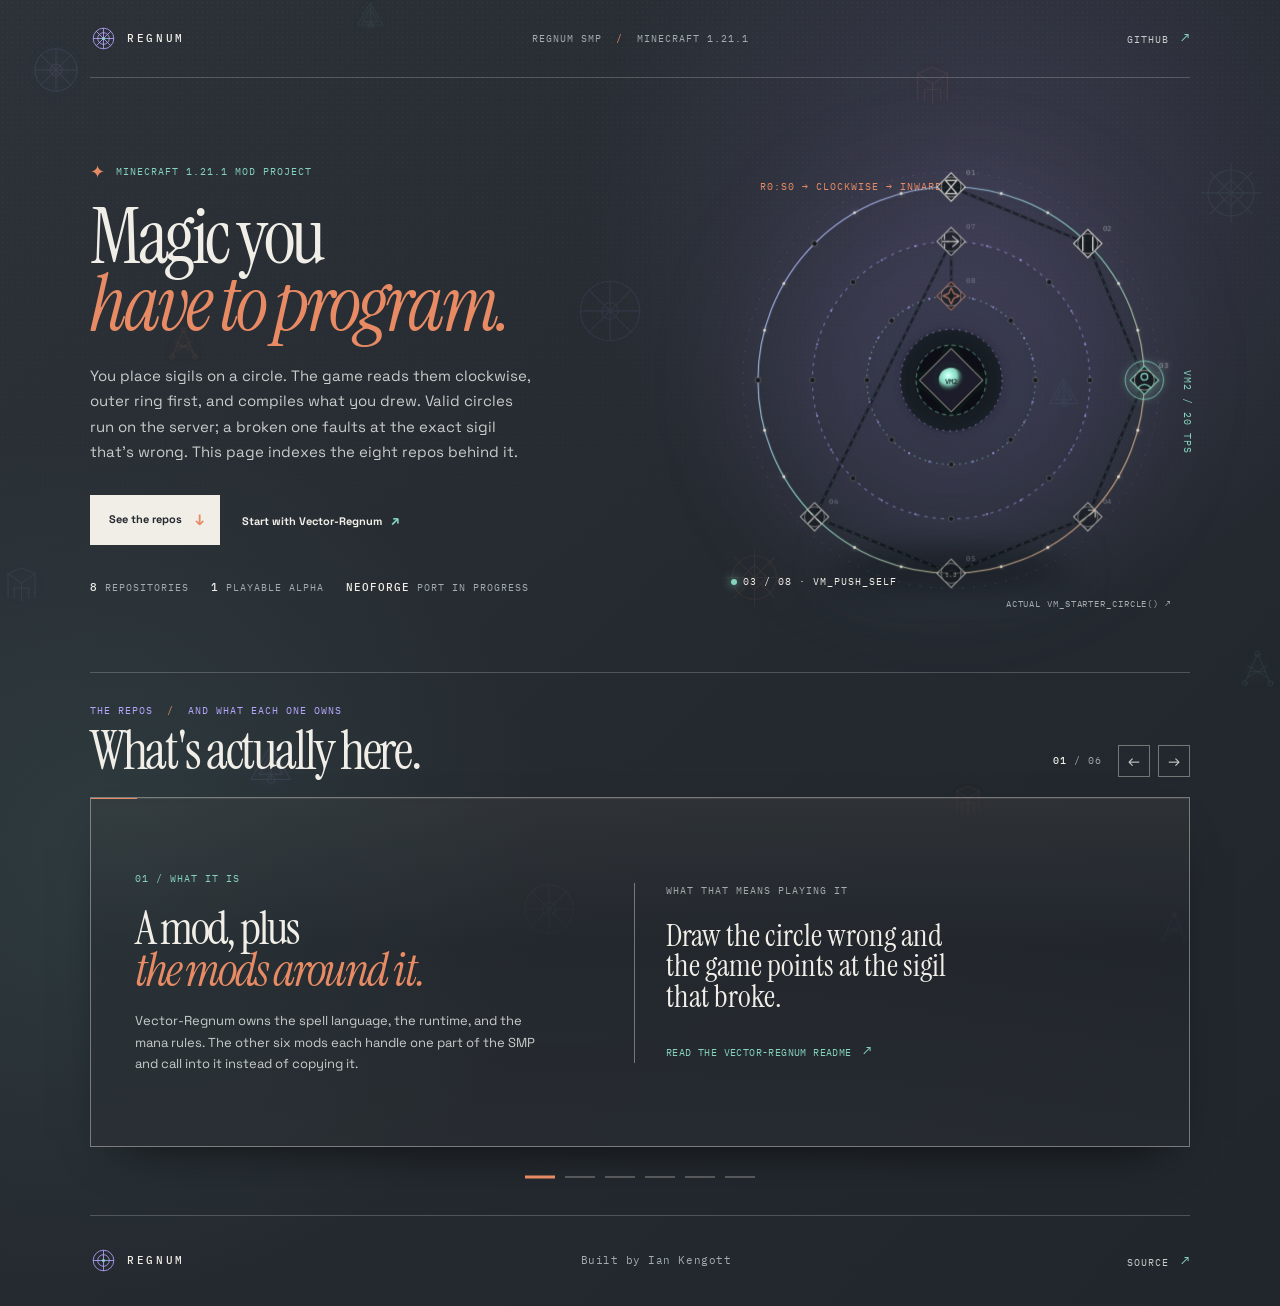
<file: index.html>
<!doctype html>
<html lang="en">
  <head>
    <meta charset="utf-8" />
    <meta name="viewport" content="width=device-width, initial-scale=1" />
    <meta name="theme-color" content="#0d1215" />
    <meta
      name="description"
      content="Regnum is a Minecraft mod where spells are programs you draw on circles. Eight repos, one playable Fabric alpha, a NeoForge port in progress."
    />
    <title>Regnum — programming magic for Minecraft</title>
    <link rel="canonical" href="https://iankengott.github.io/regnum-hub/" />
    <meta property="og:type" content="website" />
    <meta property="og:title" content="Regnum — programming magic for Minecraft" />
    <meta
      property="og:description"
      content="A Minecraft mod where spells are programs you draw on circles. Eight repos, one playable Fabric alpha, a NeoForge port in progress."
    />
    <meta property="og:url" content="https://iankengott.github.io/regnum-hub/" />
    <meta property="og:image" content="https://iankengott.github.io/regnum-hub/og-image.png" />
    <meta name="twitter:card" content="summary_large_image" />
    <link rel="icon" href="favicon.svg" type="image/svg+xml" />
    <link rel="preconnect" href="https://fonts.googleapis.com" />
    <link rel="preconnect" href="https://fonts.gstatic.com" crossorigin />
    <link
      rel="stylesheet"
      href="https://fonts.googleapis.com/css2?family=IBM+Plex+Mono:wght@400;500&family=Instrument+Serif:ital@0;1&family=Space+Grotesk:wght@400;500;600;700&display=swap"
    />
    <link rel="stylesheet" href="styles.css" />
  </head>
  <body>
    <div class="ambient-runes" aria-hidden="true">
      <svg class="ambient-rune-defs">
        <defs>
          <symbol id="ambient-glyph-origin" viewBox="0 0 64 64">
            <circle cx="32" cy="32" r="25" />
            <path d="M32 7v50M7 32h50M14 14l36 36M50 14 14 50" />
            <circle cx="32" cy="32" r="7" />
          </symbol>
          <symbol id="ambient-glyph-prism" viewBox="0 0 64 64">
            <path d="M32 5 58 50H6Z" />
            <path d="m32 16 15 27H17ZM32 5v45" />
            <circle cx="32" cy="50" r="5" />
          </symbol>
          <symbol id="ambient-glyph-branch" viewBox="0 0 64 64">
            <path d="M12 55 32 9l20 46M20 37h24M17 46l30-18M17 28l30 18" />
            <circle cx="32" cy="9" r="4" />
            <circle cx="12" cy="55" r="4" />
            <circle cx="52" cy="55" r="4" />
          </symbol>
          <symbol id="ambient-glyph-gate" viewBox="0 0 64 64">
            <path d="M10 54V14l22-9 22 9v40M10 14l22 16 22-16M32 30v29" />
            <path d="M20 54V38h24v16" />
          </symbol>
          <symbol id="ambient-glyph-orbit" viewBox="0 0 64 64">
            <circle cx="32" cy="32" r="21" />
            <path d="M5 32h54M32 5v54M13 13l38 38M51 13 13 51" />
            <path d="M32 20 44 32 32 44 20 32Z" />
          </symbol>
        </defs>
      </svg>
      <svg class="ambient-rune rune-lilac" style="--x: 5%; --y: 11%; --size: 54px; --drift: 28px; --turn: 13deg; --time: 17s; --delay: -4s"><use href="#ambient-glyph-origin" /></svg>
      <svg class="ambient-rune rune-celadon" style="--x: 29%; --y: 7%; --size: 31px; --drift: 18px; --turn: -18deg; --time: 13s; --delay: -9s"><use href="#ambient-glyph-prism" /></svg>
      <svg class="ambient-rune rune-copper" style="--x: 70%; --y: 13%; --size: 43px; --drift: 34px; --turn: 22deg; --time: 19s; --delay: -7s"><use href="#ambient-glyph-gate" /></svg>
      <svg class="ambient-rune rune-celadon rune-faint" style="--x: 91%; --y: 22%; --size: 70px; --drift: 24px; --turn: -12deg; --time: 22s; --delay: -13s"><use href="#ambient-glyph-orbit" /></svg>
      <svg class="ambient-rune rune-copper" style="--x: 15%; --y: 38%; --size: 37px; --drift: 29px; --turn: 17deg; --time: 16s; --delay: -11s"><use href="#ambient-glyph-branch" /></svg>
      <svg class="ambient-rune rune-lilac rune-faint" style="--x: 45%; --y: 33%; --size: 76px; --drift: 19px; --turn: -25deg; --time: 24s; --delay: -2s"><use href="#ambient-glyph-origin" /></svg>
      <svg class="ambient-rune rune-celadon" style="--x: 80%; --y: 43%; --size: 34px; --drift: 36px; --turn: 15deg; --time: 18s; --delay: -8s"><use href="#ambient-glyph-prism" /></svg>
      <svg class="ambient-rune rune-lilac" style="--x: 3%; --y: 61%; --size: 39px; --drift: 21px; --turn: -14deg; --time: 15s; --delay: -5s"><use href="#ambient-glyph-gate" /></svg>
      <svg class="ambient-rune rune-copper rune-faint" style="--x: 56%; --y: 59%; --size: 67px; --drift: 31px; --turn: 19deg; --time: 21s; --delay: -15s"><use href="#ambient-glyph-orbit" /></svg>
      <svg class="ambient-rune rune-celadon" style="--x: 94%; --y: 69%; --size: 41px; --drift: 26px; --turn: -22deg; --time: 17s; --delay: -6s"><use href="#ambient-glyph-branch" /></svg>
      <svg class="ambient-rune rune-lilac" style="--x: 21%; --y: 78%; --size: 48px; --drift: 33px; --turn: 16deg; --time: 20s; --delay: -12s"><use href="#ambient-glyph-prism" /></svg>
      <svg class="ambient-rune rune-copper" style="--x: 73%; --y: 82%; --size: 32px; --drift: 17px; --turn: -16deg; --time: 14s; --delay: -3s"><use href="#ambient-glyph-gate" /></svg>
      <svg class="ambient-rune rune-celadon rune-faint" style="--x: 41%; --y: 91%; --size: 62px; --drift: 23px; --turn: 20deg; --time: 23s; --delay: -17s"><use href="#ambient-glyph-origin" /></svg>
      <svg class="ambient-rune rune-lilac" style="--x: 88%; --y: 94%; --size: 36px; --drift: 30px; --turn: -19deg; --time: 16s; --delay: -10s"><use href="#ambient-glyph-branch" /></svg>
    </div>
    <div class="site-shell">
      <header class="site-header">
        <a class="brand" href="#top" aria-label="Regnum home">
          <span class="brand-mark" aria-hidden="true">
            <svg viewBox="0 0 42 42">
              <circle cx="21" cy="21" r="16" />
              <circle cx="21" cy="21" r="9" />
              <path d="M21 5v32M5 21h32M9.7 9.7l22.6 22.6M32.3 9.7 9.7 32.3" />
              <circle class="brand-dot" cx="21" cy="21" r="2.5" />
            </svg>
          </span>
          <span>REGNUM</span>
        </a>
        <p class="header-note">REGNUM SMP <span>/</span> MINECRAFT 1.21.1</p>
        <a class="header-link" href="https://github.com/iankengott/regnum-hub" target="_blank" rel="noreferrer">
          GitHub <span aria-hidden="true">↗</span>
        </a>
      </header>

      <main id="top">
        <section class="hero" aria-labelledby="hero-title">
          <div class="hero-copy">
            <p class="eyebrow"><span class="eyebrow-mark">✦</span> Minecraft 1.21.1 mod project</p>
            <h1 id="hero-title">Magic you<br /><em>have to program.</em></h1>
            <p class="hero-lede">
              You place sigils on a circle. The game reads them clockwise, outer ring first,
              and compiles what you drew. Valid circles run on the server; a broken one faults
              at the exact sigil that's wrong. This page indexes the eight repos behind it.
            </p>
            <div class="hero-actions">
              <a class="button button-primary" href="#index">See the repos <span aria-hidden="true">↓</span></a>
              <a class="text-link" href="https://github.com/iankengott/vector-regnum" target="_blank" rel="noreferrer">
                Start with Vector-Regnum <span aria-hidden="true">↗</span>
              </a>
            </div>
            <div class="hero-meta" aria-label="Project facts">
              <span><strong>8</strong> repositories</span>
              <span><strong>1</strong> playable alpha</span>
              <span><strong>NeoForge</strong> port in progress</span>
            </div>
          </div>

          <div class="hero-figure" aria-label="Animated render of Vector-Regnum's real Typed Vector Step circle. It executes VM Duration, Delay, Push Self, Push Look, Push Number, Multiply, Impulse, and Execute clockwise from the outer ring inward." role="img">
            <div class="figure-annotation annotation-top">R0:S0 → CLOCKWISE → INWARD</div>
            <div class="figure-annotation annotation-right">VM2 / 20 TPS</div>
            <div class="figure-annotation annotation-bottom">
              <span class="pulse-dot"></span><span id="circle-trace">01 / 08 · VM_DURATION [1]</span>
            </div>
            <svg class="magic-circle" id="magic-circle" viewBox="0 0 620 620" aria-hidden="true">
              <defs>
                <linearGradient id="ringGradient" x1="0" y1="0" x2="1" y2="1">
                  <stop offset="0" stop-color="#b6a5ff" />
                  <stop offset="0.5" stop-color="#85d3bd" />
                  <stop offset="1" stop-color="#e88b64" />
                </linearGradient>
                <radialGradient id="coreGradient" cx="38%" cy="32%" r="65%">
                  <stop offset="0" stop-color="#ffffff" />
                  <stop offset="0.14" stop-color="#b8fff0" />
                  <stop offset="0.54" stop-color="#85d3bd" />
                  <stop offset="1" stop-color="#182429" stop-opacity="0" />
                </radialGradient>
                <filter id="circleGlow" x="-80%" y="-80%" width="260%" height="260%">
                  <feGaussianBlur stdDeviation="5" result="blur" />
                  <feMerge><feMergeNode in="blur" /><feMergeNode in="SourceGraphic" /></feMerge>
                </filter>
              </defs>
              <g id="circle-render-root" transform="translate(310 310)"></g>
            </svg>
            <a class="figure-index" href="https://github.com/iankengott/vector-regnum/blob/main/src/main/java/vectorregnum/fabric/CircleAuthoringService.java#L469-L483" target="_blank" rel="noreferrer">ACTUAL VM_STARTER_CIRCLE() ↗</a>
          </div>
        </section>

        <section class="index-section" id="index" aria-labelledby="index-title">
          <div class="index-heading">
            <div>
              <p class="section-label">THE REPOS <span>/</span> AND WHAT EACH ONE OWNS</p>
              <h2 id="index-title">What's actually here.</h2>
            </div>
            <div class="carousel-controls">
              <span class="carousel-counter" aria-live="polite"><strong id="current-slide">01</strong> / <span id="slide-count">06</span></span>
              <button class="carousel-arrow" type="button" data-carousel="prev" aria-label="Previous section">←</button>
              <button class="carousel-arrow" type="button" data-carousel="next" aria-label="Next section">→</button>
            </div>
          </div>

          <div class="carousel" role="region" aria-roledescription="carousel" aria-label="Regnum project sections">
            <div class="carousel-track" id="carousel-track">
              <article class="slide slide-premise" role="group" aria-roledescription="slide" aria-label="1 of 6">
                <div class="slide-main">
                  <p class="slide-kicker">01 / WHAT IT IS</p>
                  <h3>A mod, plus<br /><em>the mods around it.</em></h3>
                  <p>
                    Vector-Regnum owns the spell language, the runtime, and the mana rules.
                    The other six mods each handle one part of the SMP and call into it
                    instead of copying it.
                  </p>
                </div>
                <div class="slide-aside">
                  <p class="aside-label">What that means playing it</p>
                  <p class="aside-quote">Draw the circle wrong and the game points at the sigil that broke.</p>
                  <a class="inline-link" href="https://github.com/iankengott/vector-regnum" target="_blank" rel="noreferrer">Read the Vector-Regnum README <span aria-hidden="true">↗</span></a>
                </div>
              </article>

              <article class="slide slide-process" role="group" aria-roledescription="slide" aria-label="2 of 6" aria-hidden="true">
                <div class="slide-main">
                  <p class="slide-kicker">02 / HOW CASTING WORKS</p>
                  <h3>Draw it,<br /><em>then run it.</em></h3>
                  <p>The circle is the source code. Compiling checks the types, prices the mana, and sets the limits before anything touches the world.</p>
                </div>
                <div class="process-steps" aria-label="How a Regnum spell gets cast">
                  <div class="process-step"><span>01</span><div><strong>Draw</strong><small>Put sigils on the rings, in order.</small></div></div>
                  <div class="process-step"><span>02</span><div><strong>Compile</strong><small>Type-check it and work out the cost.</small></div></div>
                  <div class="process-step"><span>03</span><div><strong>Cast</strong><small>The server runs it — or faults.</small></div></div>
                </div>
              </article>

              <article class="slide slide-core" role="group" aria-roledescription="slide" aria-label="3 of 6" aria-hidden="true">
                <div class="slide-main">
                  <p class="slide-kicker">03 / THE TWO MAIN REPOS</p>
                  <h3>Start<br /><em>here.</em></h3>
                  <p>One is where the work happens now. The other is the Fabric build it grew out of, kept exactly as it was.</p>
                </div>
                <div class="repo-stack">
                  <a class="repo-row repo-row-featured" href="https://github.com/iankengott/vector-regnum" target="_blank" rel="noreferrer">
                    <span class="repo-row-number">01</span><span><strong>Vector-Regnum</strong><small>Active · porting to NeoForge 1.21.1</small></span><b aria-hidden="true">↗</b>
                  </a>
                  <a class="repo-row" href="https://github.com/iankengott/vector-regnum-fabric-legacy" target="_blank" rel="noreferrer">
                    <span class="repo-row-number">02</span><span><strong>Vector-Regnum Fabric Legacy</strong><small>Frozen · the playable 1.21.1 alpha</small></span><b aria-hidden="true">↗</b>
                  </a>
                </div>
              </article>

              <article class="slide slide-companions" role="group" aria-roledescription="slide" aria-label="4 of 6" aria-hidden="true">
                <div class="slide-main">
                  <p class="slide-kicker">04 / THE OTHER SIX</p>
                  <h3>The rest of<br /><em>the SMP.</em></h3>
                  <p>Each one owns a narrow system and talks to Vector-Regnum through its API. Five are still scaffolds — the design is further along than the code. The modpack is live.</p>
                </div>
                <div class="companion-list">
                  <a href="https://github.com/iankengott/regnum-origins" target="_blank" rel="noreferrer"><span>Origins</span><small>Body traits, and your one element</small><b aria-hidden="true">↗</b></a>
                  <a href="https://github.com/iankengott/regnum-combat" target="_blank" rel="noreferrer"><span>Combat</span><small>Melee, parries, spell disruption</small><b aria-hidden="true">↗</b></a>
                  <a href="https://github.com/iankengott/regnum-progression" target="_blank" rel="noreferrer"><span>Progression</span><small>Classes, levels, skill trees</small><b aria-hidden="true">↗</b></a>
                  <a href="https://github.com/iankengott/regnum-world-story" target="_blank" rel="noreferrer"><span>World &amp; Story</span><small>Lore, dimensions, world state</small><b aria-hidden="true">↗</b></a>
                  <a href="https://github.com/iankengott/regnum-administration" target="_blank" rel="noreferrer"><span>Administration</span><small>Admin tools and server controls</small><b aria-hidden="true">↗</b></a>
                  <a href="https://github.com/iankengott/regnum-smp-modpack" target="_blank" rel="noreferrer"><span>SMP Modpack</span><small>Live · the pack the server runs</small><b aria-hidden="true">↗</b></a>
                </div>
              </article>

              <article class="slide slide-direction" role="group" aria-roledescription="slide" aria-label="5 of 6" aria-hidden="true">
                <div class="slide-main">
                  <p class="slide-kicker">05 / WHERE IT STANDS</p>
                  <h3>Playable,<br /><em>not released.</em></h3>
                  <p>
                    The Fabric alpha runs: typed execution, the circle editor, mana and crystals,
                    the field manual, multiplayer rules, automation, and the effects layer. That
                    build is frozen now. Porting all of it to NeoForge is the current job.
                  </p>
                </div>
                <div class="direction-note">
                  <span class="direction-line"></span>
                  <p><strong>Working on</strong><br />The NeoForge 1.21.1 port</p>
                  <a class="button button-outline" href="https://github.com/iankengott" target="_blank" rel="noreferrer">All repos on GitHub <span aria-hidden="true">↗</span></a>
                </div>
              </article>

              <article class="slide slide-core" role="group" aria-roledescription="slide" aria-label="6 of 6" aria-hidden="true">
                <div class="slide-main">
                  <p class="slide-kicker">06 / THE LIVE PACK</p>
                  <h3>The repo<br /><em>is the server.</em></h3>
                  <p>
                    The modpack repo is checked out straight over the live instance. Push to it
                    and the Regnum server's pack changes; every subscribed client picks the
                    change up on its next sync, without anyone reinstalling anything.
                  </p>
                </div>
                <div class="repo-stack">
                  <a class="repo-row repo-row-featured" href="https://github.com/iankengott/regnum-smp-modpack" target="_blank" rel="noreferrer">
                    <span class="repo-row-number">01</span><span><strong>SMP Modpack</strong><small>Push here — the live pack updates</small></span><b aria-hidden="true">↗</b>
                  </a>
                  <a class="repo-row" href="https://github.com/iankengott/regnum-hub" target="_blank" rel="noreferrer">
                    <span class="repo-row-number">02</span><span><strong>Regnum Hub</strong><small>This site — push here, the page updates</small></span><b aria-hidden="true">↗</b>
                  </a>
                </div>
              </article>
            </div>
          </div>

          <div class="carousel-dots" role="tablist" aria-label="Choose a section">
            <button type="button" role="tab" aria-selected="true" aria-label="Show section 1" data-slide-to="0"><span></span></button>
            <button type="button" role="tab" aria-selected="false" aria-label="Show section 2" data-slide-to="1"><span></span></button>
            <button type="button" role="tab" aria-selected="false" aria-label="Show section 3" data-slide-to="2"><span></span></button>
            <button type="button" role="tab" aria-selected="false" aria-label="Show section 4" data-slide-to="3"><span></span></button>
            <button type="button" role="tab" aria-selected="false" aria-label="Show section 5" data-slide-to="4"><span></span></button>
            <button type="button" role="tab" aria-selected="false" aria-label="Show section 6" data-slide-to="5"><span></span></button>
          </div>
        </section>
      </main>

      <footer class="site-footer">
        <a class="brand" href="#top" aria-label="Back to top">
          <span class="brand-mark" aria-hidden="true">
            <svg viewBox="0 0 42 42"><circle cx="21" cy="21" r="16" /><circle cx="21" cy="21" r="9" /><path d="M21 5v32M5 21h32" /><circle class="brand-dot" cx="21" cy="21" r="2.5" /></svg>
          </span>
          <span>REGNUM</span>
        </a>
        <span class="footer-note">Built by Ian Kengott</span>
        <a class="footer-link" href="https://github.com/iankengott/regnum-hub" target="_blank" rel="noreferrer">Source <span aria-hidden="true">↗</span></a>
      </footer>
    </div>
    <script src="circle-source.js"></script>
    <script src="circle-renderer.js"></script>
    <script src="script.js"></script>
  </body>
</html>
</file>
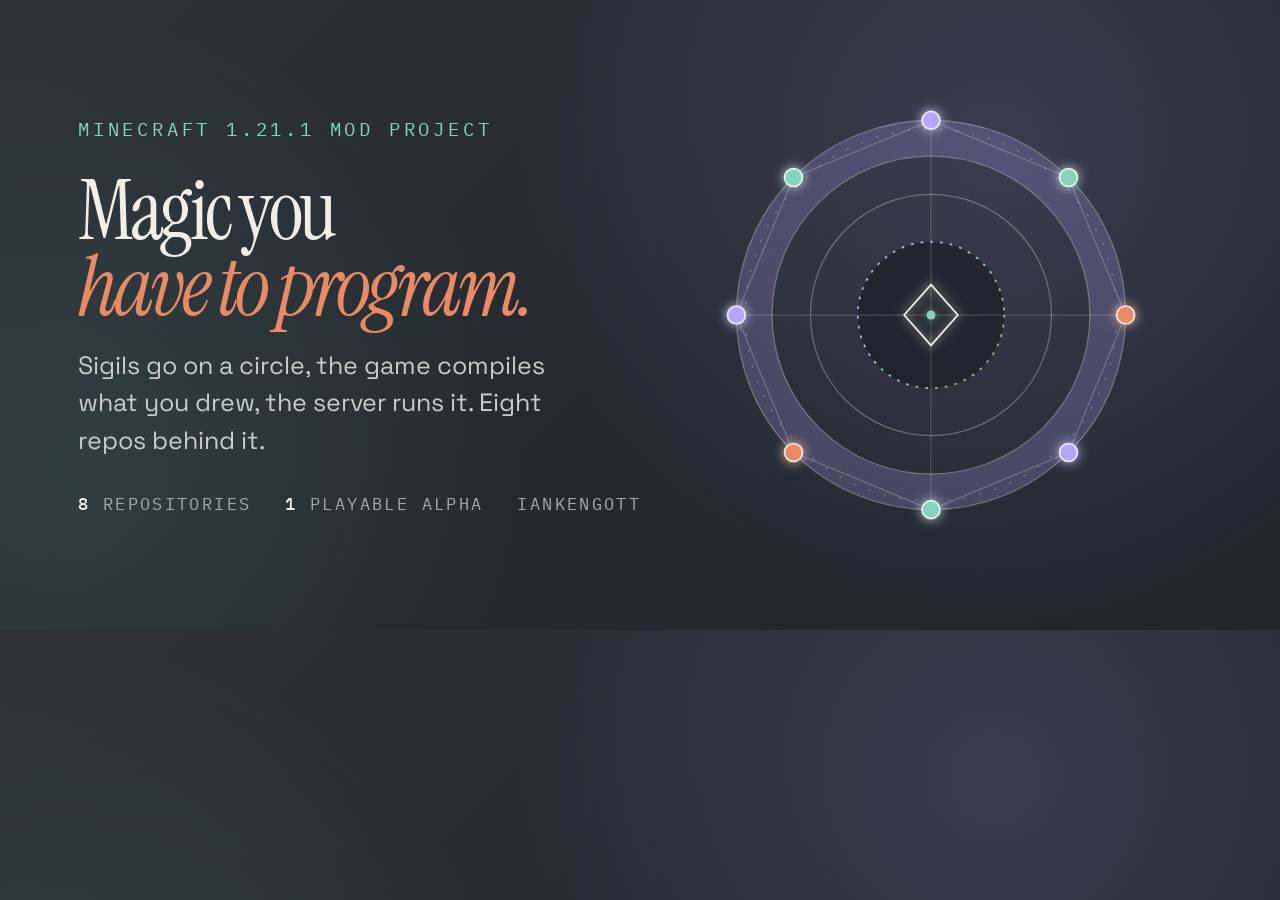
<file: og-source.html>
<!doctype html>
<html lang="en">
  <head>
    <meta charset="utf-8" />
    <link rel="preconnect" href="https://fonts.googleapis.com" />
    <link rel="preconnect" href="https://fonts.gstatic.com" crossorigin />
    <link
      rel="stylesheet"
      href="https://fonts.googleapis.com/css2?family=IBM+Plex+Mono:wght@400;500&family=Instrument+Serif:ital@0;1&family=Space+Grotesk:wght@400;500;600;700&display=swap"
    />
    <style>
      * { box-sizing: border-box; margin: 0; }
      body {
        display: grid;
        grid-template-columns: 1fr 520px;
        align-items: center;
        gap: 40px;
        width: 1200px;
        height: 630px;
        padding: 66px 78px;
        overflow: hidden;
        color: #f0eee7;
        background:
          radial-gradient(circle at 78% 24%, rgba(143, 124, 199, 0.22), transparent 30rem),
          radial-gradient(circle at 6% 74%, rgba(91, 158, 145, 0.15), transparent 28rem),
          linear-gradient(135deg, #2c3238 0%, #252a30 52%, #20262c 100%);
        font-family: 'Space Grotesk', system-ui, sans-serif;
      }
      .eyebrow {
        margin-bottom: 30px;
        color: #85d3bd;
        font-family: 'IBM Plex Mono', monospace;
        font-size: 19px;
        letter-spacing: 0.2em;
        text-transform: uppercase;
      }
      h1 {
        margin-bottom: 22px;
        font-family: 'Instrument Serif', Georgia, serif;
        font-size: 84px;
        font-weight: 400;
        letter-spacing: -0.045em;
        line-height: 0.9;
      }
      h1 em { color: #e88b64; font-style: italic; }
      p { max-width: 520px; color: #c8ccca; font-size: 25px; line-height: 1.5; }
      .meta {
        display: flex;
        gap: 34px;
        margin-top: 34px;
        color: #a3abac;
        font-family: 'IBM Plex Mono', monospace;
        font-size: 17px;
        letter-spacing: 0.14em;
        text-transform: uppercase;
      }
      .meta b { color: #f0eee7; font-weight: 500; }
      .meta span { white-space: nowrap; }
      svg { width: 500px; }
      .ring { fill: none; stroke: rgba(238, 232, 218, 0.32); stroke-width: 1.4; }
      .band { fill: none; stroke: rgba(182, 165, 255, 0.22); stroke-width: 40; }
      .ticks { fill: none; stroke: rgba(238, 232, 218, 0.4); stroke-width: 1.4; stroke-dasharray: 2 16; }
      .link { fill: none; stroke: rgba(238, 232, 218, 0.26); stroke-width: 1.4; }
      .cross { fill: none; stroke: rgba(238, 232, 218, 0.2); stroke-width: 1.4; }
      .core { fill: rgba(23, 27, 32, 0.6); stroke: url(#g); stroke-width: 2; stroke-dasharray: 3 8; }
      .sig { stroke: rgba(255, 255, 255, 0.8); stroke-width: 2; }
      .mark { fill: none; stroke: #f0eee7; stroke-width: 2; }
    </style>
  </head>
  <body>
    <div>
      <p class="eyebrow">Minecraft 1.21.1 mod project</p>
      <h1>Magic you<br /><em>have to program.</em></h1>
      <p>Sigils go on a circle, the game compiles what you drew, the server runs it. Eight repos behind it.</p>
      <div class="meta"><span><b>8</b> repositories</span><span><b>1</b> playable alpha</span><span>iankengott</span></div>
    </div>
    <svg viewBox="0 0 560 560">
      <defs>
        <linearGradient id="g" x1="0" y1="0" x2="1" y2="1">
          <stop offset="0" stop-color="#b6a5ff" />
          <stop offset="0.5" stop-color="#85d3bd" />
          <stop offset="1" stop-color="#e88b64" />
        </linearGradient>
        <filter id="glow" x="-50%" y="-50%" width="200%" height="200%">
          <feGaussianBlur stdDeviation="6" result="b" />
          <feMerge><feMergeNode in="b" /><feMergeNode in="SourceGraphic" /></feMerge>
        </filter>
      </defs>
      <g transform="translate(280 280)">
        <circle class="band" r="198" />
        <circle class="ring" r="218" />
        <circle class="ring" r="178" />
        <circle class="ticks" r="208" />
        <circle class="ring" r="135" />
        <circle class="core" r="82" />
        <path class="cross" d="M-218 0h436M0-218v436" />
        <path class="link" d="M0-218 154-154 218 0 154 154 0 218-154 154-218 0-154-154Z" />
        <g filter="url(#glow)">
          <circle class="sig" cx="0" cy="-218" r="10" fill="#b6a5ff" />
          <circle class="sig" cx="154" cy="-154" r="10" fill="#85d3bd" />
          <circle class="sig" cx="218" cy="0" r="10" fill="#e88b64" />
          <circle class="sig" cx="154" cy="154" r="10" fill="#b6a5ff" />
          <circle class="sig" cx="0" cy="218" r="10" fill="#85d3bd" />
          <circle class="sig" cx="-154" cy="154" r="10" fill="#e88b64" />
          <circle class="sig" cx="-218" cy="0" r="10" fill="#b6a5ff" />
          <circle class="sig" cx="-154" cy="-154" r="10" fill="#85d3bd" />
          <path class="mark" d="M0-34 30 0 0 34-30 0z" />
          <circle cx="0" cy="0" r="5" fill="#85d3bd" />
        </g>
      </g>
    </svg>
  </body>
</html>
</file>
<file: styles.css>
:root {
  --ink: #252a30;
  --ink-deep: #171b20;
  --paper: #f0eee7;
  --muted: #c8ccca;
  --quiet: #a3abac;
  --line: rgba(240, 238, 231, 0.22);
  --line-strong: rgba(240, 238, 231, 0.4);
  --surface: rgba(240, 238, 231, 0.045);
  --copper: #e88b64;
  --celadon: #85d3bd;
  --lilac: #b6a5ff;
  --display: 'Instrument Serif', Georgia, serif;
  --body: 'Space Grotesk', system-ui, sans-serif;
  --mono: 'IBM Plex Mono', 'SFMono-Regular', Consolas, monospace;
  --max-width: 1100px;
}

* { box-sizing: border-box; }

html { scroll-behavior: smooth; }

body {
  margin: 0;
  color: var(--paper);
  background:
    radial-gradient(circle at 78% 16%, rgba(143, 124, 199, 0.18), transparent 26rem),
    radial-gradient(circle at 9% 66%, rgba(91, 158, 145, 0.13), transparent 27rem),
    linear-gradient(135deg, #2c3238 0%, #252a30 50%, #20262c 100%);
  font-family: var(--body);
  font-size: 15px;
  line-height: 1.6;
  -webkit-font-smoothing: antialiased;
}

body::before {
  position: fixed;
  inset: 0;
  z-index: -1;
  pointer-events: none;
  content: '';
  opacity: 0.14;
  background-image: radial-gradient(rgba(240, 238, 231, 0.42) 0.5px, transparent 0.5px);
  background-size: 5px 5px;
  mask-image: linear-gradient(to bottom, black, transparent 78%);
}

.ambient-runes {
  position: fixed;
  inset: -8vh -3vw;
  z-index: 0;
  overflow: hidden;
  pointer-events: none;
  mask-image: linear-gradient(to bottom, transparent, black 8%, black 92%, transparent);
}
.ambient-rune-defs { position: absolute; width: 0; height: 0; }
.ambient-rune {
  position: absolute;
  top: var(--y);
  left: var(--x);
  width: var(--size);
  height: var(--size);
  overflow: visible;
  fill: none;
  stroke: currentColor;
  stroke-width: 1.15;
  stroke-linecap: square;
  stroke-linejoin: bevel;
  opacity: 0.13;
  filter: drop-shadow(0 0 7px currentColor);
  animation: rune-float var(--time) ease-in-out var(--delay) infinite alternate;
}
.ambient-rune.rune-lilac { color: var(--lilac); }
.ambient-rune.rune-celadon { color: var(--celadon); }
.ambient-rune.rune-copper { color: var(--copper); }
.ambient-rune.rune-faint { opacity: 0.07; filter: none; }

a { color: inherit; text-decoration: none; }
button { color: inherit; font: inherit; }

.site-shell { position: relative; z-index: 1; overflow: hidden; }

.site-header,
.hero,
.index-section,
.site-footer {
  width: min(var(--max-width), calc(100% - 64px));
  margin-inline: auto;
}

.site-header {
  display: grid;
  grid-template-columns: 1fr auto 1fr;
  align-items: center;
  min-height: 78px;
  border-bottom: 1px solid var(--line);
}

.brand {
  display: inline-flex;
  gap: 10px;
  align-items: center;
  width: fit-content;
  color: var(--paper);
  font-family: var(--mono);
  font-size: 11px;
  font-weight: 500;
  letter-spacing: 0.24em;
}

.brand-mark { display: inline-flex; width: 27px; height: 27px; }
.brand-mark svg { width: 100%; height: 100%; overflow: visible; }
.brand-mark circle, .brand-mark path { fill: none; stroke: var(--lilac); stroke-width: 1.3; }
.brand-mark .brand-dot { fill: var(--celadon); stroke: none; }

.header-note,
.header-link,
.eyebrow,
.hero-meta,
.figure-annotation,
.figure-index,
.section-label,
.carousel-counter,
.slide-kicker,
.aside-label,
.repo-row-number,
.process-step > span,
.direction-note strong,
.footer-note,
.footer-link {
  font-family: var(--mono);
  font-size: 10px;
  letter-spacing: 0.1em;
  text-transform: uppercase;
}

.header-note { margin: 0; color: var(--quiet); font-size: 10px; text-align: center; }
.header-note span { margin-inline: 7px; color: var(--copper); }
.header-link { justify-self: end; color: var(--muted); transition: color 180ms ease; }
.header-link:hover, .header-link:focus-visible, .footer-link:hover, .footer-link:focus-visible { color: var(--celadon); }
.header-link span, .footer-link span { margin-left: 5px; color: var(--celadon); font-size: 14px; }

.hero {
  display: grid;
  grid-template-columns: minmax(0, 1fr) minmax(400px, 0.86fr);
  align-items: center;
  gap: 6%;
  min-height: 520px;
  padding-top: 44px;
  padding-bottom: 34px;
}

.hero-copy { animation: rise 700ms ease both; }
.eyebrow { display: flex; align-items: center; gap: 10px; margin: 0 0 24px; color: var(--celadon); }
.eyebrow-mark { color: var(--copper); font-family: var(--display); font-size: 18px; line-height: 0; }

h1, h2, h3, p { margin-top: 0; }
h1, h2, h3 { font-family: var(--display); font-weight: 400; letter-spacing: -0.045em; }
h1 { max-width: 560px; margin-bottom: 24px; font-size: clamp(3.9rem, 6vw, 5.9rem); line-height: 0.88; }
h1 em, h2 em, h3 em { color: var(--copper); font-style: italic; }
.hero-lede { max-width: 445px; margin-bottom: 30px; color: var(--muted); font-size: 15px; line-height: 1.7; }

.hero-actions { display: flex; flex-wrap: wrap; align-items: center; gap: 22px; }
.button { display: inline-flex; gap: 13px; align-items: center; padding: 12px 15px 12px 18px; border: 1px solid transparent; font-size: 11px; font-weight: 700; transition: background 180ms ease, border-color 180ms ease, color 180ms ease, transform 180ms ease; }
.button:hover, .button:focus-visible { transform: translateY(-2px); }
.button-primary { color: var(--ink); background: var(--paper); }
.button-primary span { color: var(--copper); font-size: 15px; }
.button-primary:hover, .button-primary:focus-visible { background: #fffaf0; }
.button-outline { color: var(--paper); border-color: var(--line-strong); }
.button-outline span { color: var(--celadon); font-size: 14px; }
.button-outline:hover, .button-outline:focus-visible { border-color: var(--celadon); }
.text-link { color: var(--paper); font-size: 11px; font-weight: 700; }
.text-link span { margin-left: 6px; color: var(--celadon); font-size: 14px; }

.hero-meta { display: flex; flex-wrap: wrap; gap: 13px 22px; margin-top: 34px; color: var(--quiet); font-size: 10px; }
.hero-meta span { display: inline-flex; gap: 7px; align-items: center; }
.hero-meta strong { color: var(--paper); font-size: 11px; font-weight: 500; }

.hero-figure { position: relative; display: grid; place-items: center; min-height: 470px; perspective: 960px; animation: figure-in 950ms 100ms ease both; }
.hero-figure::before { position: absolute; width: 72%; aspect-ratio: 1; border-radius: 50%; background: rgba(143, 124, 199, 0.2); content: ''; filter: blur(62px); }
.hero-figure::after { position: absolute; bottom: 10%; width: 52%; height: 7%; border-radius: 50%; background: rgba(6, 10, 13, 0.56); box-shadow: 0 0 48px rgba(133, 211, 189, 0.12); content: ''; filter: blur(18px); }
.magic-circle { position: relative; z-index: 1; width: min(108%, 540px); overflow: visible; transform-style: preserve-3d; animation: runtime-float 8s ease-in-out infinite; }
.runtime-aura { transform-box: fill-box; transform-origin: center; animation: invocation-aura 3.8s ease-out infinite; }
.runtime-aura-ring { fill: none; stroke-width: 1; }
.aura-one { stroke: rgba(182, 165, 255, 0.28); stroke-dasharray: 2 11; }
.aura-two { stroke: rgba(133, 211, 189, 0.16); stroke-dasharray: 1 8; }
.runtime-ring { fill: rgba(23, 27, 32, 0.08); stroke-width: 1.35; }
.runtime-ring-0 { stroke: url(#ringGradient); }
.runtime-ring-1 { stroke: rgba(182, 165, 255, 0.5); stroke-dasharray: 4 6; }
.runtime-ring-2 { stroke: rgba(133, 211, 189, 0.58); stroke-dasharray: 2 5; }
.runtime-particle { transform-box: fill-box; transform-origin: center; animation: runtime-particle 1.6s ease-in-out var(--particle-delay) infinite alternate; }
.particle-end-rod { fill: rgba(238, 232, 218, 0.85); filter: url(#circleGlow); }
.particle-enchant { fill: rgba(182, 165, 255, 0.68); }
.runtime-slot { fill: var(--ink-deep); stroke: rgba(238, 232, 218, 0.28); stroke-width: 1; }
.runtime-route { fill: none; stroke-linecap: round; stroke-linejoin: round; }
.route-shadow { stroke: rgba(4, 8, 10, 0.5); stroke-width: 3; }
.route-energy { stroke: rgba(133, 211, 189, 0.28); stroke-width: 1.2; stroke-dasharray: 3 8; animation: route-flow 1.4s linear infinite; }
.runtime-beam { stroke: rgba(182, 165, 255, 0.88); stroke-width: 2; stroke-dasharray: 2 6; filter: url(#circleGlow); transition: x2 260ms ease, y2 260ms ease; }
.runtime-node { color: var(--paper); opacity: 0.66; transition: opacity 180ms ease; }
.runtime-node.node-execute { color: var(--copper); }
.runtime-node-pulse { fill: currentColor; fill-opacity: 0; stroke: currentColor; stroke-width: 1; opacity: 0; transform-box: fill-box; transform-origin: center; }
.runtime-node-frame { fill: var(--ink-deep); stroke: currentColor; stroke-width: 1.25; }
.runtime-node-core { fill: rgba(23, 27, 32, 0.96); stroke: rgba(238, 232, 218, 0.72); stroke-width: 1; }
.runtime-glyph { fill: none; stroke: currentColor; stroke-width: 1.6; stroke-linecap: square; stroke-linejoin: bevel; }
.runtime-glyph-number { fill: currentColor; font-family: var(--mono); font-size: 7px; text-anchor: middle; }
.runtime-node-order { fill: var(--quiet); font-family: var(--mono); font-size: 8px; letter-spacing: 0.08em; }
.runtime-node.is-complete { opacity: 0.9; }
.runtime-node.is-active { color: var(--celadon); opacity: 1; filter: url(#circleGlow); }
.runtime-node.is-active.node-execute { color: var(--copper); }
.runtime-node.is-active .runtime-node-pulse { opacity: 1; animation: node-pulse 600ms ease-out infinite; }
.runtime-core { filter: url(#circleGlow); }
.runtime-core-orbit { fill: rgba(23, 27, 32, 0.82); stroke-width: 1.2; transform-box: fill-box; transform-origin: center; }
.core-orbit-outer { stroke: rgba(182, 165, 255, 0.62); stroke-dasharray: 2 6; animation: spin 28s linear infinite; }
.core-orbit-inner { fill: rgba(13, 18, 21, 0.94); stroke: rgba(133, 211, 189, 0.62); stroke-dasharray: 5 4; animation: spin 19s linear infinite reverse; }
.runtime-core-mark { fill: rgba(182, 165, 255, 0.09); stroke: rgba(238, 232, 218, 0.76); stroke-width: 1.2; }
.runtime-core-light { fill: url(#coreGradient); }
.runtime-core-text { fill: var(--ink-deep); font-family: var(--mono); font-size: 8px; font-weight: 500; text-anchor: middle; }
.figure-annotation { position: absolute; z-index: 1; color: var(--quiet); font-size: 10px; }
.annotation-top { top: 57px; left: 10%; color: var(--copper); }
.annotation-right { top: 48%; right: -1%; color: var(--celadon); writing-mode: vertical-rl; }
.annotation-bottom { bottom: 48px; left: 4%; max-width: 72%; color: var(--paper); }
.pulse-dot { display: inline-block; width: 6px; height: 6px; margin-right: 6px; border-radius: 50%; background: var(--celadon); box-shadow: 0 0 10px var(--celadon); }
.figure-index { position: absolute; z-index: 2; right: 4%; bottom: 27px; color: var(--quiet); font-size: 9px; transition: color 180ms ease; }
.figure-index:hover, .figure-index:focus-visible { color: var(--celadon); }

.index-section { padding: 0 0 28px; border-top: 1px solid var(--line); }
.index-heading { display: flex; justify-content: space-between; align-items: end; gap: 30px; padding: 30px 0 20px; }
.section-label { margin: 0 0 8px; color: var(--lilac); font-size: 10px; }
.section-label span { margin-inline: 7px; color: var(--copper); }
h2 { margin-bottom: 0; font-size: clamp(2.35rem, 4.2vw, 4rem); line-height: 0.92; }
.carousel-controls { display: flex; align-items: center; gap: 8px; }
.carousel-counter { margin-right: 8px; color: var(--quiet); font-size: 10px; }
.carousel-counter strong { color: var(--paper); font-weight: 500; }
.carousel-arrow { display: grid; width: 32px; height: 32px; place-items: center; padding: 0; border: 1px solid var(--line-strong); color: var(--muted); background: transparent; cursor: pointer; transition: border-color 180ms ease, color 180ms ease, background 180ms ease; }
.carousel-arrow:hover, .carousel-arrow:focus-visible { border-color: var(--celadon); color: var(--ink); background: var(--celadon); }

.carousel {
  position: relative;
  overflow: hidden;
  border: 1px solid var(--line-strong);
  background:
    linear-gradient(180deg, rgba(240, 238, 231, 0.075), rgba(240, 238, 231, 0.025) 42%, rgba(240, 238, 231, 0.045)),
    rgba(20, 24, 29, 0.32);
  box-shadow: inset 0 1px 0 rgba(240, 238, 231, 0.09), 0 22px 50px -30px rgba(0, 0, 0, 0.85);
}
.carousel::after {
  position: absolute;
  top: 0;
  left: 0;
  width: 46px;
  height: 1px;
  background: var(--copper);
  content: '';
}
.carousel-track { display: flex; transition: transform 500ms cubic-bezier(0.22, 0.75, 0.2, 1); will-change: transform; }
.slide { display: grid; grid-template-columns: minmax(0, 0.9fr) minmax(330px, 1.1fr); flex: 0 0 100%; gap: 8%; min-height: 348px; padding: 40px 44px 38px; }
.slide-main { display: flex; flex-direction: column; justify-content: center; }
.slide-kicker { margin: 0 0 20px; color: var(--celadon); font-size: 10px; }
h3 { margin: 0 0 18px; font-size: clamp(2.5rem, 3.7vw, 3.65rem); line-height: 0.9; }
.slide-main > p:last-child { max-width: 410px; margin: 0; color: var(--muted); font-size: 13px; line-height: 1.67; }
.slide-aside, .process-steps, .repo-stack, .companion-list, .direction-note { align-self: center; width: 100%; }
.slide-aside { padding-left: 31px; border-left: 1px solid var(--line-strong); }
.aside-label { margin-bottom: 22px; color: var(--quiet); font-size: 10px; }
.aside-quote { max-width: 280px; margin-bottom: 27px; color: var(--paper); font-family: var(--display); font-size: 31px; line-height: 0.98; }
.inline-link { color: var(--celadon); font-family: var(--mono); font-size: 10px; letter-spacing: 0.04em; text-transform: uppercase; }
.inline-link span { margin-left: 5px; font-size: 14px; }

.process-steps { display: grid; gap: 0; }
.process-step { display: grid; grid-template-columns: 38px 1fr; gap: 15px; align-items: start; padding: 14px 0 16px; border-bottom: 1px solid var(--line); }
.process-step:first-child { padding-top: 0; }
.process-step:last-child { padding-bottom: 0; border-bottom: 0; }
.process-step > span { color: var(--copper); font-size: 10px; }
.process-step strong, .repo-row strong, .companion-list span { display: block; color: var(--paper); font-size: 13px; font-weight: 600; }
.companion-list a:hover span, .companion-list a:focus-visible span { color: var(--celadon); }
.process-step small, .repo-row small, .companion-list small { display: block; margin-top: 3px; color: var(--muted); font-size: 11.5px; }

.repo-stack { display: grid; gap: 12px; }
.repo-row { display: grid; grid-template-columns: 29px 1fr 20px; gap: 12px; align-items: center; padding: 17px 18px; border: 1px solid var(--line); background: rgba(235, 238, 234, 0.06); transition: border-color 180ms ease, background 180ms ease, transform 180ms ease; }
.repo-row:hover, .repo-row:focus-visible { border-color: var(--celadon); background: rgba(133, 211, 189, 0.12); transform: translateX(3px); }
.repo-row-featured { border-color: rgba(182, 165, 255, 0.4); }
.repo-row-number { color: var(--copper); font-size: 10px; }
.repo-row b, .companion-list b { color: var(--celadon); font-size: 16px; font-weight: 400; text-align: right; }

.companion-list { display: grid; grid-template-columns: repeat(2, minmax(0, 1fr)); gap: 0 30px; }
.companion-list a {
  display: grid;
  grid-template-areas: 'name arrow' 'desc arrow';
  grid-template-columns: minmax(0, 1fr) 16px;
  align-items: center;
  padding: 10px 0;
  border-bottom: 1px solid var(--line);
  transition: color 180ms ease, padding 180ms ease;
}
.companion-list a:hover, .companion-list a:focus-visible { padding-left: 7px; color: var(--celadon); }
.companion-list a:nth-last-child(-n + 2) { border-bottom: 0; }
.companion-list span { grid-area: name; }
.companion-list small { grid-area: desc; font-size: 10.5px; }
.companion-list b { grid-area: arrow; align-self: center; }

.direction-note { display: grid; justify-items: start; padding-left: 31px; border-left: 1px solid var(--line-strong); }
.direction-line { display: block; width: 42px; height: 1px; margin-bottom: 18px; background: var(--copper); }
.direction-note p { margin-bottom: 26px; color: var(--paper); font-family: var(--display); font-size: 30px; line-height: 1.5; }
.direction-note strong { color: var(--celadon); font-size: 10px; font-weight: 400; }

.carousel-dots { display: flex; justify-content: center; gap: 10px; padding-top: 20px; }
.carousel-dots button { width: 30px; height: 20px; padding: 9px 0; border: 0; background: transparent; cursor: pointer; }
.carousel-dots button span { display: block; height: 2px; background: rgba(240, 238, 231, 0.28); transition: background 180ms ease, transform 180ms ease; }
.carousel-dots button:hover span { background: rgba(240, 238, 231, 0.6); }
.carousel-dots button[aria-selected="true"] span { background: var(--copper); transform: scaleY(1.5); }

.site-footer { display: grid; grid-template-columns: auto 1fr auto; gap: 24px; align-items: center; min-height: 91px; border-top: 1px solid var(--line); }
.footer-note { justify-self: center; color: var(--quiet); font-size: 10.5px; letter-spacing: 0.05em; text-transform: none; }
.footer-link { justify-self: end; color: var(--muted); font-size: 10px; }

*:focus-visible { outline: 1px solid var(--celadon); outline-offset: 4px; }

@keyframes rise { from { opacity: 0; transform: translateY(15px); } to { opacity: 1; transform: translateY(0); } }
@keyframes figure-in { from { opacity: 0; transform: scale(0.96) rotate(-2deg); } to { opacity: 1; transform: scale(1) rotate(0); } }
@keyframes runtime-float { 0%, 100% { transform: translateY(0) rotateX(9deg) rotateZ(-3deg); } 50% { transform: translateY(-10px) rotateX(12deg) rotateZ(1deg); } }
@keyframes spin { from { transform: rotate(0deg); } to { transform: rotate(360deg); } }
@keyframes invocation-aura { 0% { opacity: 0; transform: scale(0.78) rotate(-10deg); } 18% { opacity: 0.85; } 72%, 100% { opacity: 0; transform: scale(1.12) rotate(7deg); } }
@keyframes runtime-particle { from { opacity: 0.25; transform: scale(0.7); } to { opacity: 1; transform: scale(1.35); } }
@keyframes route-flow { to { stroke-dashoffset: -22; } }
@keyframes node-pulse { from { opacity: 0.85; transform: scale(0.72); } to { opacity: 0; transform: scale(1.32); } }
@keyframes rune-float {
  0% { transform: translate3d(0, calc(var(--drift) * -0.45), 0) rotate(calc(var(--turn) * -0.6)) scale(0.94); }
  50% { opacity: 0.2; }
  100% { transform: translate3d(calc(var(--drift) * 0.35), var(--drift), 0) rotate(var(--turn)) scale(1.06); }
}

@media (max-width: 880px) {
  .hero { grid-template-columns: 1fr; gap: 0; min-height: auto; padding-top: 78px; }
  .hero-copy { max-width: 650px; }
  .hero-figure { min-height: 430px; margin-top: -3px; }
  .slide { gap: 6%; }
}

@media (max-width: 650px) {
  .ambient-rune { opacity: 0.09; }
  .ambient-rune:nth-of-type(3n) { display: none; }
  .site-header, .hero, .index-section, .site-footer { width: min(100% - 38px, 540px); }
  .site-header { grid-template-columns: 1fr auto; min-height: 70px; }
  .header-note { display: none; }
  .header-link { font-size: 9px; }
  .hero { padding-top: 70px; padding-bottom: 52px; }
  h1 { font-size: clamp(4rem, 18vw, 5.9rem); }
  .hero-lede { font-size: 14px; }
  .hero-meta { gap: 12px 16px; margin-top: 40px; }
  .hero-figure { min-height: 320px; margin-top: 10px; }
  .magic-circle { width: min(100%, 330px); }
  .annotation-top { top: 4px; left: 0; }
  .annotation-right { display: none; }
  .annotation-bottom { bottom: 8px; left: 0; }
  .figure-index { right: 0; bottom: -8px; }
  .index-heading { align-items: start; padding-top: 26px; }
  .carousel-controls { padding-top: 8px; }
  .carousel-counter { display: none; }
  .slide { grid-template-columns: 1fr; gap: 30px; min-height: 520px; padding: 31px 23px 28px; }
  .slide-main > p:last-child { font-size: 12px; }
  h3 { font-size: clamp(3.25rem, 15vw, 4.75rem); }
  .slide-aside, .direction-note { padding: 24px 0 0; border-top: 1px solid var(--line-strong); border-left: 0; }
  .process-steps, .repo-stack, .companion-list, .direction-note { align-self: start; }
  .companion-list { grid-template-columns: 1fr; gap: 0; width: 100%; }
  .companion-list a:nth-last-child(-n + 2) { border-bottom: 1px solid var(--line); }
  .companion-list a:last-child { border-bottom: 0; }
  .site-footer { grid-template-columns: auto auto; min-height: 100px; }
  .footer-note { display: none; }
  .footer-link { justify-self: end; }
}

@media (prefers-reduced-motion: reduce) {
  html { scroll-behavior: auto; }
  *, *::before, *::after { animation-duration: 0.01ms !important; animation-iteration-count: 1 !important; transition-duration: 0.01ms !important; }
}
</file>
